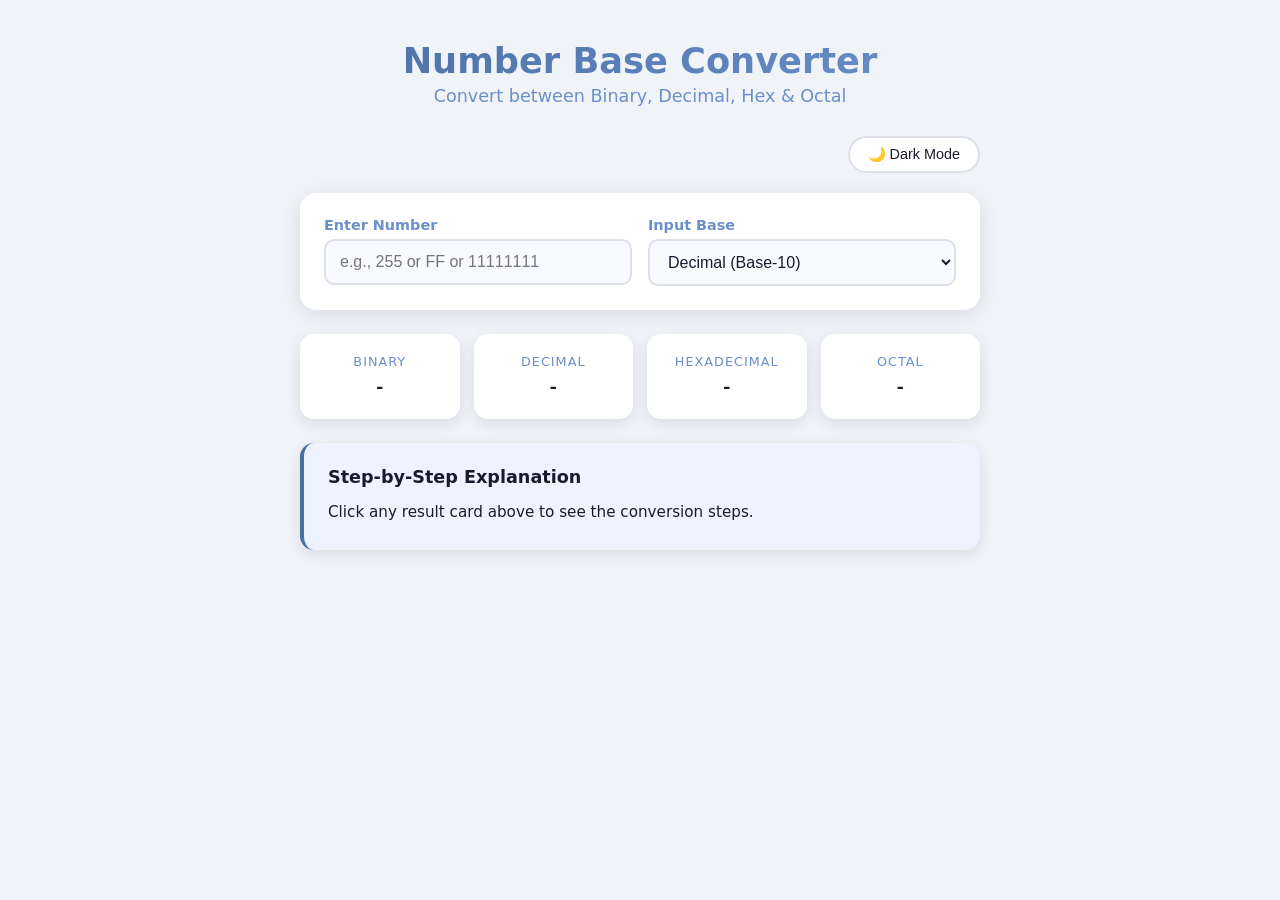
<file: digital_electronics/number_base_converter/index.html>
<!DOCTYPE html>
<html lang="en">
<head>
    <meta charset="UTF-8">
    <meta name="viewport" content="width=device-width, initial-scale=1.0">
    <title>Universal Number Base Converter</title>
    <link rel="stylesheet" href="style.css">
</head>
<body>
    <div class="container">
        <header>
            <h1>Number Base Converter</h1>
            <p class="subtitle">Convert between Binary, Decimal, Hex & Octal</p>
        </header>

        <div class="theme-toggle">
            <button id="themeBtn" onclick="toggleTheme()">🌙 Dark Mode</button>
        </div>

        <div class="input-section">
            <div class="input-group">
                <label for="numberInput">Enter Number</label>
                <input type="text" id="numberInput" placeholder="e.g., 255 or FF or 11111111" oninput="convert()">
            </div>
            <div class="input-group">
                <label for="baseSelect">Input Base</label>
                <select id="baseSelect" onchange="convert()">
                    <option value="auto">Auto Detect</option>
                    <option value="2">Binary (Base-2)</option>
                    <option value="10" selected>Decimal (Base-10)</option>
                    <option value="16">Hex (Base-16)</option>
                    <option value="8">Octal (Base-8)</option>
                </select>
            </div>
        </div>

        <div class="results-section">
            <div class="result-card" onclick="explain('binary')">
                <div class="result-label">Binary</div>
                <div class="result-value" id="binaryResult">-</div>
            </div>
            <div class="result-card" onclick="explain('decimal')">
                <div class="result-label">Decimal</div>
                <div class="result-value" id="decimalResult">-</div>
            </div>
            <div class="result-card" onclick="explain('hex')">
                <div class="result-label">Hexadecimal</div>
                <div class="result-value" id="hexResult">-</div>
            </div>
            <div class="result-card" onclick="explain('octal')">
                <div class="result-label">Octal</div>
                <div class="result-value" id="octalResult">-</div>
            </div>
        </div>

        <div class="explanation-section" id="explanationBox">
            <h3>Step-by-Step Explanation</h3>
            <p id="explanationText">Click any result card above to see the conversion steps.</p>
        </div>
    </div>

    <script src="script.js"></script>
</body>
</html>
</file>
<file: digital_electronics/number_base_converter/style.css>
* { margin: 0; padding: 0; box-sizing: border-box; }

:root {
    --bg: #f0f4f8;
    --card-bg: #ffffff;
    --text: #1a1a2e;
    --accent: #4a6fa5;
    --accent-light: #6b8fc9;
    --border: #dde1e7;
    --shadow: rgba(0,0,0,0.1);
    --result-bg: #f8faff;
    --explain-bg: #eef4ff;
}

body.dark {
    --bg: #1a1a2e;
    --card-bg: #282847;
    --text: #e0e0e0;
    --accent: #7b9ed3;
    --accent-light: #9bb8e8;
    --border: #3a3a5a;
    --shadow: rgba(0,0,0,0.4);
    --result-bg: #2a2a4a;
    --explain-bg: #222244;
}

body {
    font-family: 'Segoe UI', system-ui, -apple-system, sans-serif;
    background: var(--bg);
    color: var(--text);
    min-height: 100vh;
    transition: all 0.3s ease;
}

.container {
    max-width: 720px;
    margin: 0 auto;
    padding: 40px 20px;
}

header { text-align: center; margin-bottom: 30px; }
header h1 {
    font-size: 2.2em;
    background: linear-gradient(135deg, var(--accent), var(--accent-light));
    -webkit-background-clip: text;
    -webkit-text-fill-color: transparent;
    background-clip: text;
}
.subtitle { color: var(--accent-light); margin-top: 5px; font-size: 1.1em; }

.theme-toggle {
    text-align: right;
    margin-bottom: 20px;
}
#themeBtn {
    background: var(--card-bg);
    border: 2px solid var(--border);
    color: var(--text);
    padding: 8px 18px;
    border-radius: 20px;
    cursor: pointer;
    font-size: 0.9em;
    transition: all 0.2s;
}
#themeBtn:hover { background: var(--accent); color: white; }

.input-section {
    background: var(--card-bg);
    border-radius: 16px;
    padding: 24px;
    box-shadow: 0 4px 20px var(--shadow);
    display: flex;
    gap: 16px;
    flex-wrap: wrap;
    margin-bottom: 24px;
}
.input-group {
    flex: 1;
    min-width: 200px;
}
.input-group label {
    display: block;
    margin-bottom: 6px;
    font-weight: 600;
    font-size: 0.9em;
    color: var(--accent-light);
}
.input-group input, .input-group select {
    width: 100%;
    padding: 12px 14px;
    border: 2px solid var(--border);
    border-radius: 10px;
    font-size: 1em;
    background: var(--result-bg);
    color: var(--text);
    transition: border 0.2s;
}
.input-group input:focus, .input-group select:focus {
    outline: none;
    border-color: var(--accent);
}

.results-section {
    display: grid;
    grid-template-columns: repeat(auto-fit, minmax(150px, 1fr));
    gap: 14px;
    margin-bottom: 24px;
}
.result-card {
    background: var(--card-bg);
    border-radius: 14px;
    padding: 18px 14px;
    text-align: center;
    box-shadow: 0 4px 15px var(--shadow);
    cursor: pointer;
    transition: transform 0.2s, box-shadow 0.2s;
    border: 2px solid transparent;
}
.result-card:hover {
    transform: translateY(-4px);
    box-shadow: 0 8px 25px var(--shadow);
    border-color: var(--accent);
}
.result-label {
    font-size: 0.8em;
    text-transform: uppercase;
    letter-spacing: 1px;
    color: var(--accent-light);
    margin-bottom: 8px;
}
.result-value {
    font-size: 1.2em;
    font-weight: 700;
    word-break: break-all;
    font-family: 'Courier New', monospace;
}

.explanation-section {
    background: var(--explain-bg);
    border-radius: 14px;
    padding: 24px;
    box-shadow: 0 4px 15px var(--shadow);
    border-left: 4px solid var(--accent);
}
.explanation-section h3 { margin-bottom: 12px; font-size: 1.1em; }
#explanationText {
    line-height: 1.8;
    font-size: 0.95em;
}
#explanationText .step {
    display: block;
    padding: 4px 0;
}
#explanationText .highlight {
    color: var(--accent);
    font-weight: 600;
}

@media (max-width: 480px) {
    .results-section { grid-template-columns: 1fr 1fr; }
    header h1 { font-size: 1.6em; }
}
</file>
